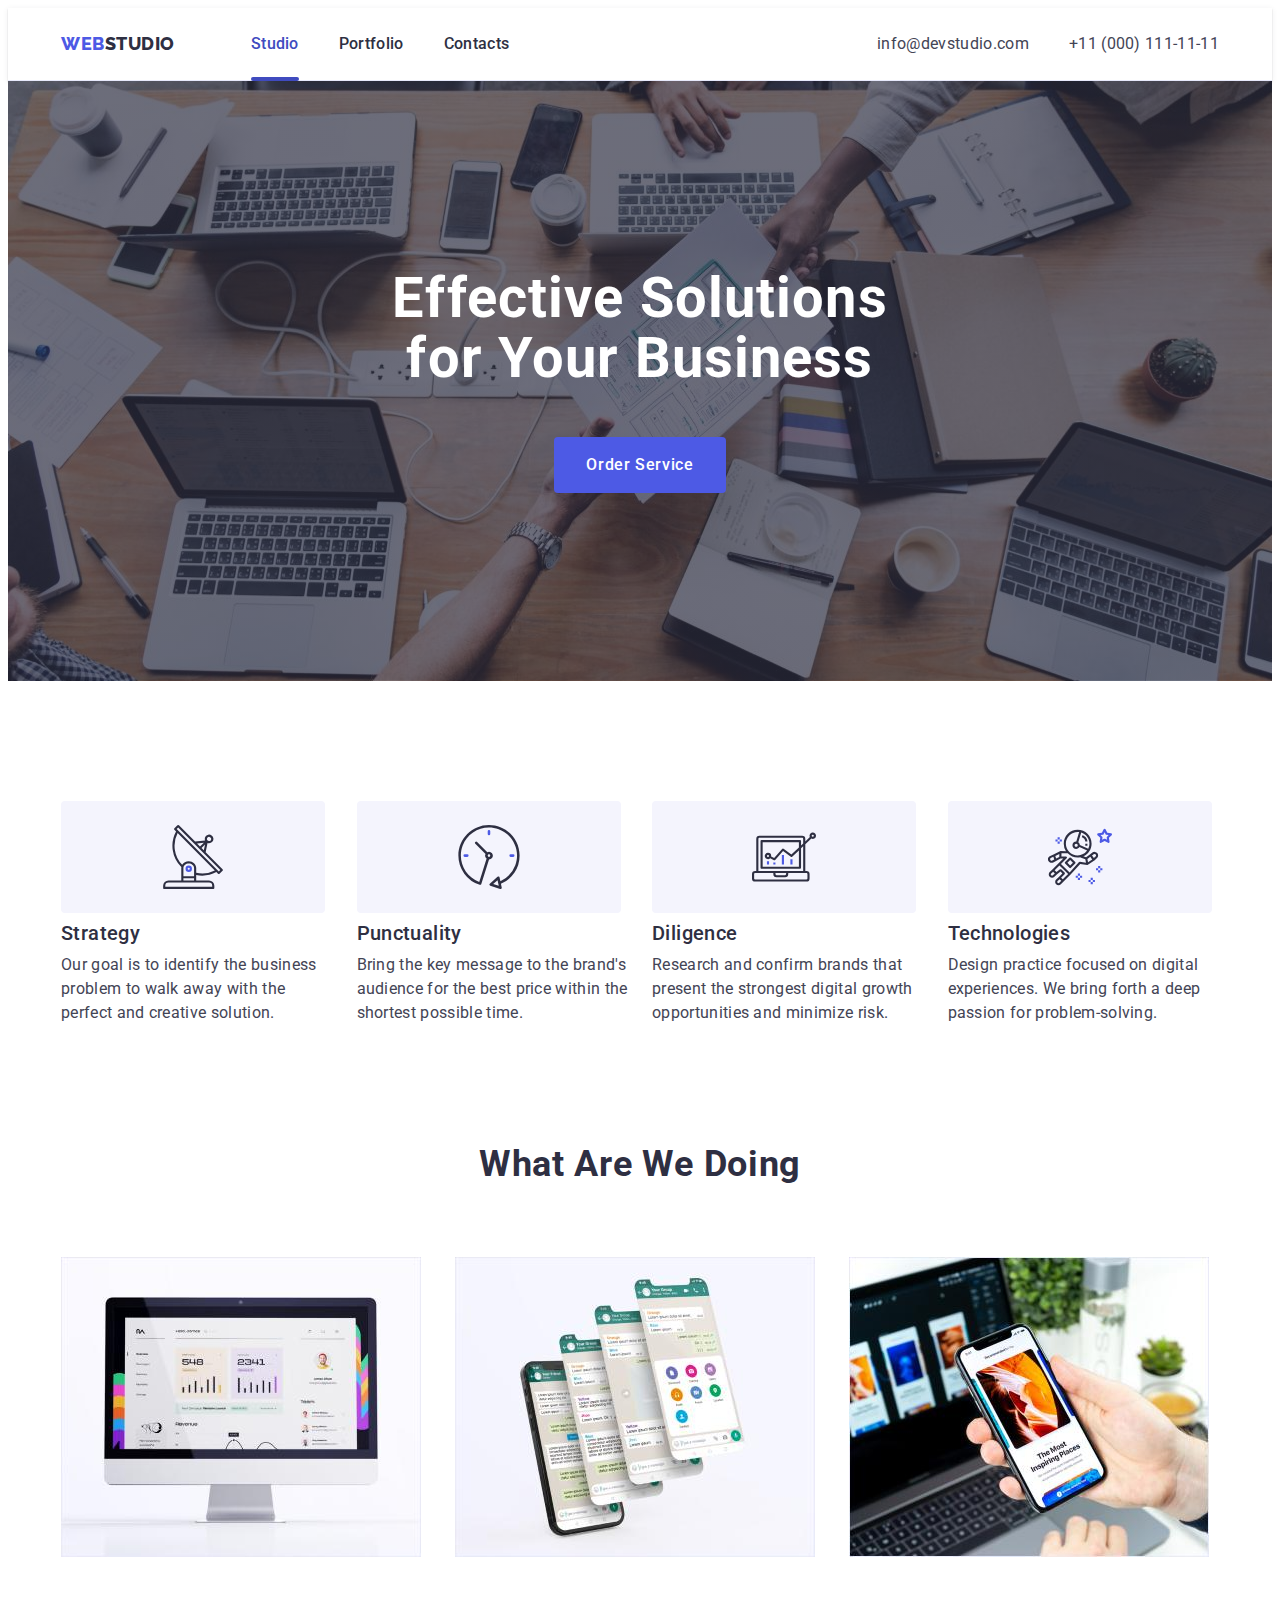
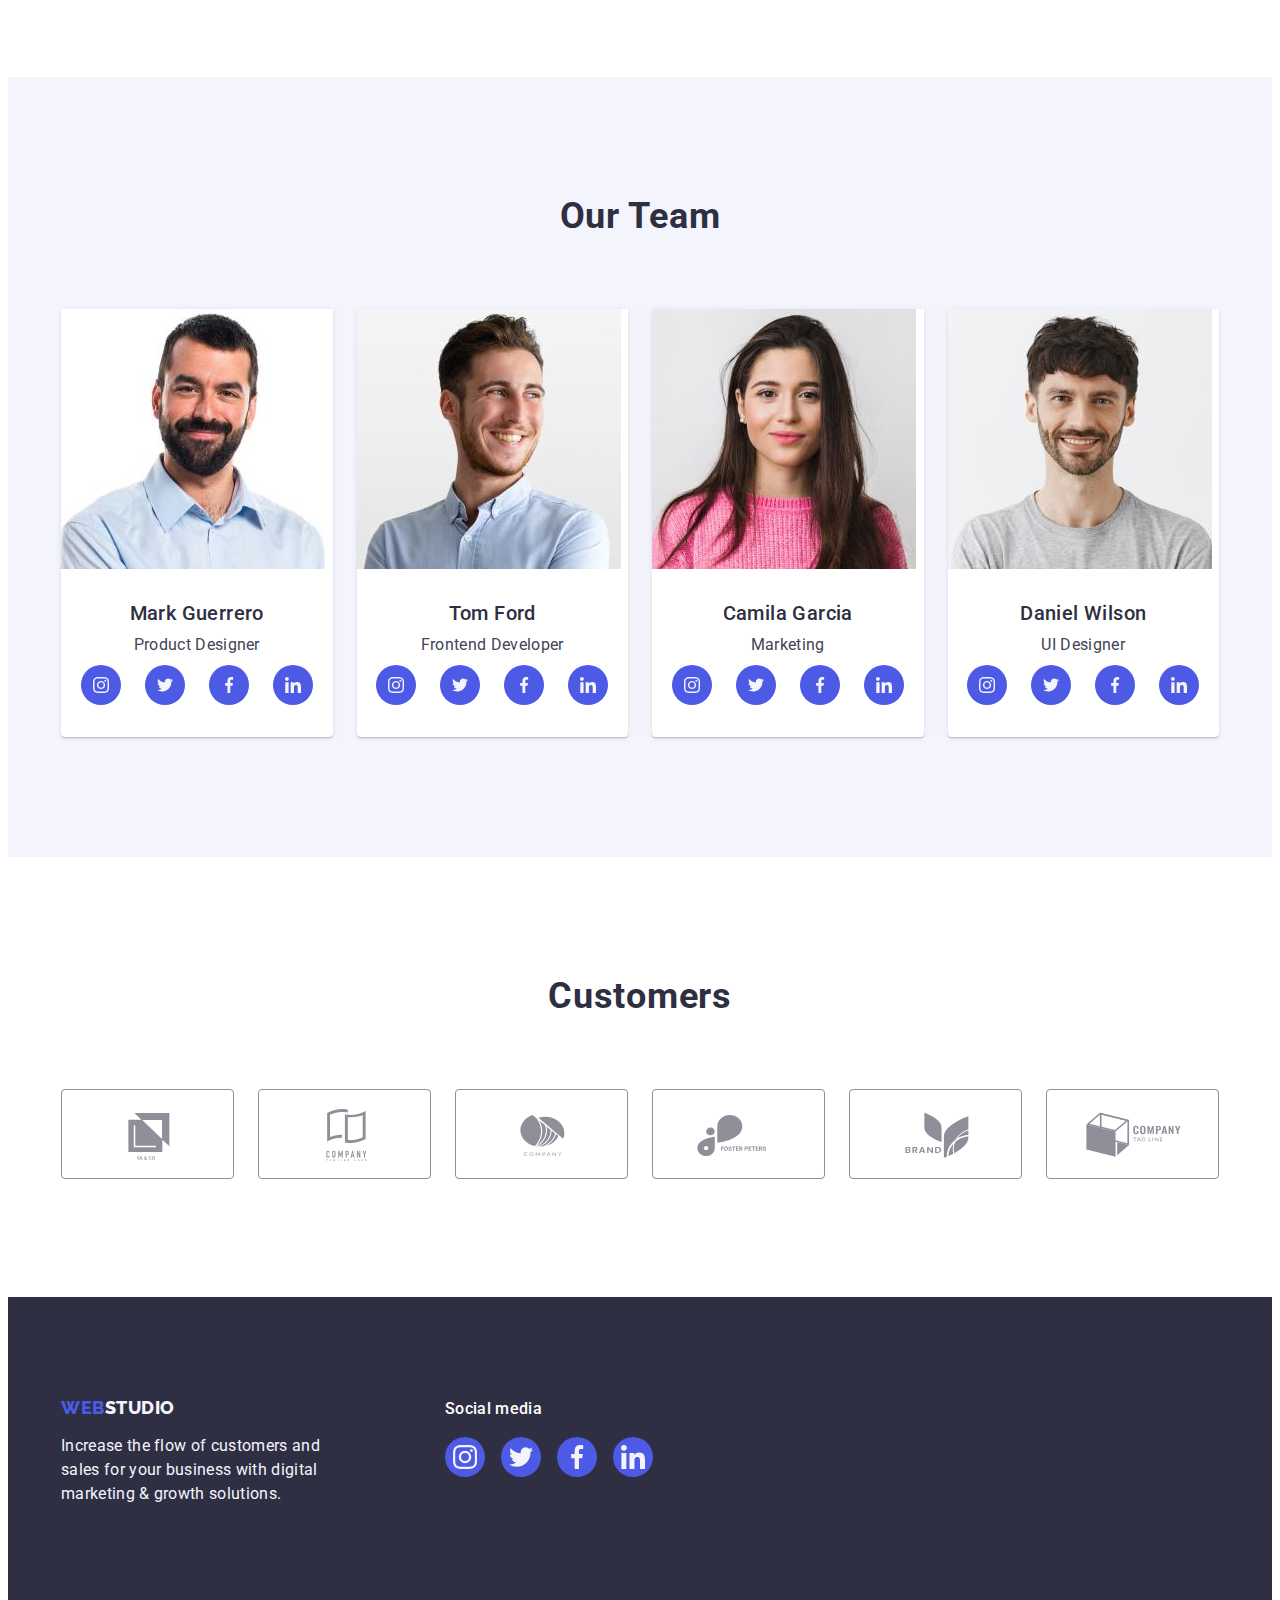
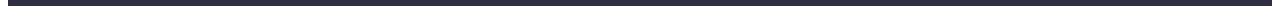
<file: index.html>
<!DOCTYPE html>
<html lang="en">
  <head>
    <meta charset="UTF-8" />
    <meta http-equiv="X-UA-Compatible" content="IE=edge" />
    <meta name="viewport" content="width=device-width, initial-scale=1.0" />
    <link rel="preconnect" href="https://fonts.googleapis.com" />
    <link rel="preconnect" href="https://fonts.gstatic.com" crossorigin />
    <link
      href="https://fonts.googleapis.com/css2?family=Raleway:wght@800&family=Roboto:wght@400;500;700&display=swap"
      rel="stylesheet"
    />
    <link
      rel="stylesheet"
      href="https://cdnjs.cloudflare.com/ajax/libs/modern-normalize/2.0.0/modern-normalize.min.css"
      integrity="sha512-4xo8blKMVCiXpTaLzQSLSw3KFOVPWhm/TRtuPVc4WG6kUgjH6J03IBuG7JZPkcWMxJ5huwaBpOpnwYElP/m6wg=="
      crossorigin="anonymous"
      referrerpolicy="no-referrer"
    />
    <link rel="stylesheet" href="./css/styles.css" />
    <title>WebStudio</title>
  </head>
  <body>
    <header class="page-header">
      <div class="container header-container">
        <nav class="header-navigation">
          <a href="./index.html" class="header-logo link"
            >Web<span class="header-logo-span">Studio</span></a
          >
          <ul class="header-menu list">
            <li class="header-menu-item">
              <a href="./index.html" class="header-menu-link link current"
                >Studio</a
              >
            </li>
            <li class="header-menu-item">
              <a href="./portfolio.html" class="header-menu-link link"
                >Portfolio</a
              >
            </li>
            <li class="header-menu-item">
              <a href="" class="header-menu-link link">Contacts</a>
            </li>
          </ul>
        </nav>
        <address class="header-address">
          <ul class="header-menu list">
            <li class="header-menu-item">
              <a
                href="mailto:info@devstudio.com"
                class="header-address-link link"
                >info@devstudio.com</a
              >
            </li>
            <li class="header-menu-item">
              <a href="tel:+110001111111" class="header-address-link link"
                >+11 (000) 111-11-11</a
              >
            </li>
          </ul>
        </address>
      </div>
    </header>

    <main>
      <section class="welcome">
        <div class="container">
          <h1 class="welcome-title">Effective Solutions for Your Business</h1>
          <button type="button" class="welcome-btn" data-modal-open>
            Order Service
          </button>
        </div>
      </section>

      <section class="benefits">
        <div class="container">
          <h2 class="visually-hidden">Benefits</h2>
          <ul class="benefits-list list">
            <li class="benefits-list-item">
              <div class="benefits-icon">
                <svg width="64" height="64">
                  <use href="./images/icons.svg#icon-satellite"></use>
                </svg>
              </div>
              <h3 class="benefits-list-title">Strategy</h3>
              <p class="benefits-list-text">
                Our goal is to identify the business problem to walk away with
                the perfect and creative solution.
              </p>
            </li>
            <li class="benefits-list-item">
              <div class="benefits-icon">
                <svg width="64" height="64">
                  <use href="./images/icons.svg#icon-clock"></use>
                </svg>
              </div>
              <h3 class="benefits-list-title">Punctuality</h3>
              <p class="benefits-list-text">
                Bring the key message to the brand's audience for the best price
                within the shortest possible time.
              </p>
            </li>
            <li class="benefits-list-item">
              <div class="benefits-icon">
                <svg width="64" height="64">
                  <use href="./images/icons.svg#icon-diagram"></use>
                </svg>
              </div>
              <h3 class="benefits-list-title">Diligence</h3>
              <p class="benefits-list-text">
                Research and confirm brands that present the strongest digital
                growth opportunities and minimize risk.
              </p>
            </li>
            <li class="benefits-list-item">
              <div class="benefits-icon">
                <svg width="64" height="64">
                  <use href="./images/icons.svg#icon-astronaut"></use>
                </svg>
              </div>
              <h3 class="benefits-list-title">Technologies</h3>
              <p class="benefits-list-text">
                Design practice focused on digital experiences. We bring forth a
                deep passion for problem-solving.
              </p>
            </li>
          </ul>
        </div>
      </section>

      <section class="aboutus">
        <div class="container">
          <h2 class="aboutus-title">What are we doing</h2>
          <ul class="aboutus-list list">
            <li class="aboutus-list-item">
              <img
                src="./images/img_1.jpg"
                alt="Desktop design"
                width="360"
                height="300"
              />
            </li>
            <li class="aboutus-list-item">
              <img
                src="./images/img_2.jpg"
                alt="Mobile applications design"
                width="360"
                height="300"
              />
            </li>
            <li class="aboutus-list-item">
              <img
                src="./images/img_3.jpg"
                alt="Mobile applicatons+desktop design"
                width="360"
                height="300"
              />
            </li>
          </ul>
        </div>
      </section>

      <section class="team">
        <div class="container">
          <h2 class="team-title">Our Team</h2>
          <ul class="team-list list">
            <li class="team-list-item">
              <img
                src="./images/person_1.jpg"
                alt="Mark Guerrero"
                width="264"
                height="260"
                class="team-img"
              />
              <div class="team-member">
                <h3 class="team-list-item-subtitle">Mark Guerrero</h3>
                <p class="team-list-item-text">Product Designer</p>
                <ul class="list team-social-list">
                  <li class="team-social-item">
                    <a href="" class="team-social-link">
                      <svg width="16" height="16" class="team-social-icon">
                        <use href="./images/icons.svg#icon-instagram"></use>
                      </svg>
                    </a>
                  </li>
                  <li class="team-social-item">
                    <a href="" class="team-social-link">
                      <svg width="16" height="16" class="team-social-icon">
                        <use href="./images/icons.svg#icon-twitter"></use>
                      </svg>
                    </a>
                  </li>
                  <li class="team-social-item">
                    <a href="" class="team-social-link">
                      <svg width="16" height="16" class="team-social-icon">
                        <use href="./images/icons.svg#icon-facebook"></use>
                      </svg>
                    </a>
                  </li>
                  <li class="team-social-item">
                    <a href="" class="team-social-link">
                      <svg width="16" height="16" class="team-social-icon">
                        <use href="./images/icons.svg#icon-linkedin"></use>
                      </svg>
                    </a>
                  </li>
                </ul>
              </div>
            </li>
            <li class="team-list-item">
              <img
                src="./images/person_2.jpg"
                alt="Tom Ford"
                width="264"
                height="260"
                class="team-img"
              />
              <div class="team-member">
                <h3 class="team-list-item-subtitle">Tom Ford</h3>
                <p class="team-list-item-text">Frontend Developer</p>
                <ul class="list team-social-list">
                  <li class="team-social-item">
                    <a href="" class="team-social-link">
                      <svg width="16" height="16" class="team-social-icon">
                        <use href="./images/icons.svg#icon-instagram"></use>
                      </svg>
                    </a>
                  </li>
                  <li class="team-social-item">
                    <a href="" class="team-social-link">
                      <svg width="16" height="16" class="team-social-icon">
                        <use href="./images/icons.svg#icon-twitter"></use>
                      </svg>
                    </a>
                  </li>
                  <li class="team-social-item">
                    <a href="" class="team-social-link">
                      <svg width="16" height="16" class="team-social-icon">
                        <use href="./images/icons.svg#icon-facebook"></use>
                      </svg>
                    </a>
                  </li>
                  <li class="team-social-item">
                    <a href="" class="team-social-link">
                      <svg width="16" height="16" class="team-social-icon">
                        <use href="./images/icons.svg#icon-linkedin"></use>
                      </svg>
                    </a>
                  </li>
                </ul>
              </div>
            </li>
            <li class="team-list-item">
              <img
                src="./images/person_3.jpg"
                alt="Camila Garcia"
                width="264"
                height="260"
                class="team-img"
              />
              <div class="team-member">
                <h3 class="team-list-item-subtitle">Camila Garcia</h3>
                <p class="team-list-item-text">Marketing</p>
                <ul class="list team-social-list">
                  <li class="team-social-item">
                    <a href="" class="team-social-link">
                      <svg width="16" height="16" class="team-social-icon">
                        <use href="./images/icons.svg#icon-instagram"></use>
                      </svg>
                    </a>
                  </li>
                  <li class="team-social-item">
                    <a href="" class="team-social-link">
                      <svg width="16" height="16" class="team-social-icon">
                        <use href="./images/icons.svg#icon-twitter"></use>
                      </svg>
                    </a>
                  </li>
                  <li class="team-social-item">
                    <a href="" class="team-social-link">
                      <svg width="16" height="16" class="team-social-icon">
                        <use href="./images/icons.svg#icon-facebook"></use>
                      </svg>
                    </a>
                  </li>
                  <li class="team-social-item">
                    <a href="" class="team-social-link">
                      <svg width="16" height="16" class="team-social-icon">
                        <use href="./images/icons.svg#icon-linkedin"></use>
                      </svg>
                    </a>
                  </li>
                </ul>
              </div>
            </li>

            <li class="team-list-item">
              <img
                src="./images/person_4.jpg"
                alt="Daniel Wilson"
                width="264"
                height="260"
                class="team-img"
              />
              <div class="team-member">
                <h3 class="team-list-item-subtitle">Daniel Wilson</h3>
                <p class="team-list-item-text">UI Designer</p>
                <ul class="list team-social-list">
                  <li class="team-social-item">
                    <a href="" class="team-social-link">
                      <svg width="16" height="16" class="team-social-icon">
                        <use href="./images/icons.svg#icon-instagram"></use>
                      </svg>
                    </a>
                  </li>
                  <li class="team-social-item">
                    <a href="" class="team-social-link">
                      <svg width="16" height="16" class="team-social-icon">
                        <use href="./images/icons.svg#icon-twitter"></use>
                      </svg>
                    </a>
                  </li>
                  <li class="team-social-item">
                    <a href="" class="team-social-link">
                      <svg width="16" height="16" class="team-social-icon">
                        <use href="./images/icons.svg#icon-facebook"></use>
                      </svg>
                    </a>
                  </li>
                  <li class="team-social-item">
                    <a href="" class="team-social-link">
                      <svg width="16" height="16" class="team-social-icon">
                        <use href="./images/icons.svg#icon-linkedin"></use>
                      </svg>
                    </a>
                  </li>
                </ul>
              </div>
            </li>
          </ul>
        </div>
      </section>

      <section class="customers">
        <div class="container">
          <h2 class="customers-title">Customers</h2>
          <ul class="list customers-list">
            <li class="customers-list-item">
              <a href="" class="link customers-list-link">
                <svg width="104" height="56" class="customer-icon">
                  <use href="./images/icons.svg#icon-company-logo-1"></use>
                </svg>
              </a>
            </li>
            <li class="customers-list-item">
              <a href="" class="link customers-list-link">
                <svg width="104" height="56" class="customer-icon">
                  <use href="./images/icons.svg#icon-company-logo-2"></use>
                </svg>
              </a>
            </li>
            <li class="customers-list-item">
              <a href="" class="link customers-list-link">
                <svg width="104" height="56" class="customer-icon">
                  <use href="./images/icons.svg#icon-company-logo-3"></use>
                </svg>
              </a>
            </li>
            <li class="customers-list-item">
              <a href="" class="link customers-list-link">
                <svg width="104" height="56" class="customer-icon">
                  <use href="./images/icons.svg#icon-company-logo-4"></use>
                </svg>
              </a>
            </li>
            <li class="customers-list-item">
              <a href="" class="link customers-list-link">
                <svg width="104" height="56" class="customer-icon">
                  <use href="./images/icons.svg#icon-company-logo-5"></use>
                </svg>
              </a>
            </li>
            <li class="customers-list-item">
              <a href="" class="link customers-list-link">
                <svg width="104" height="56" class="customer-icon">
                  <use href="./images/icons.svg#icon-company-logo-6"></use>
                </svg>
              </a>
            </li>
          </ul>
        </div>
      </section>
    </main>

    <footer class="page-footer">
      <div class="container footer-container">
        <div class="footer-logo-container">
          <a href="./index.html" class="footer-logo link"
            >Web<span class="footer-logo-span">Studio</span></a
          >
          <p class="footer-text">
            Increase the flow of customers and sales for your business with
            digital marketing & growth solutions.
          </p>
        </div>
        <div class="footer-social-container">
          <p class="footer-subtitle">Social media</p>
          <ul class="list footer-social-list">
            <li class="footer-social-item">
              <a href="" class="link footer-social-link">
                <svg width="24" height="24" class="footer-icon">
                  <use href="./images/icons.svg#icon-instagram"></use>
                </svg>
              </a>
            </li>
            <li class="footer-social-item">
              <a href="" class="link footer-social-link">
                <svg width="24" height="24" class="footer-icon">
                  <use href="./images/icons.svg#icon-twitter"></use>
                </svg>
              </a>
            </li>
            <li class="footer-social-item">
              <a href="" class="link footer-social-link">
                <svg width="24" height="24" class="footer-icon">
                  <use href="./images/icons.svg#icon-facebook"></use>
                </svg>
              </a>
            </li>
            <li class="footer-social-item">
              <a href="" class="link footer-social-link">
                <svg width="24" height="24" class="footer-icon">
                  <use href="./images/icons.svg#icon-linkedin"></use>
                </svg>
              </a>
            </li>
          </ul>
        </div>
      </div>
    </footer>

    <div class="backdrop is-hidden" data-modal>
      <div class="modal">
        <button type="button" class="modal-btn" data-modal-close>
          <svg width="8" height="8" class="modal-btn-icon">
            <use href="./images/icons.svg#icon-close"></use>
          </svg>
        </button>
      </div>
    </div>
    <script src="./js/modal.js"></script>
  </body>
</html>
</file>
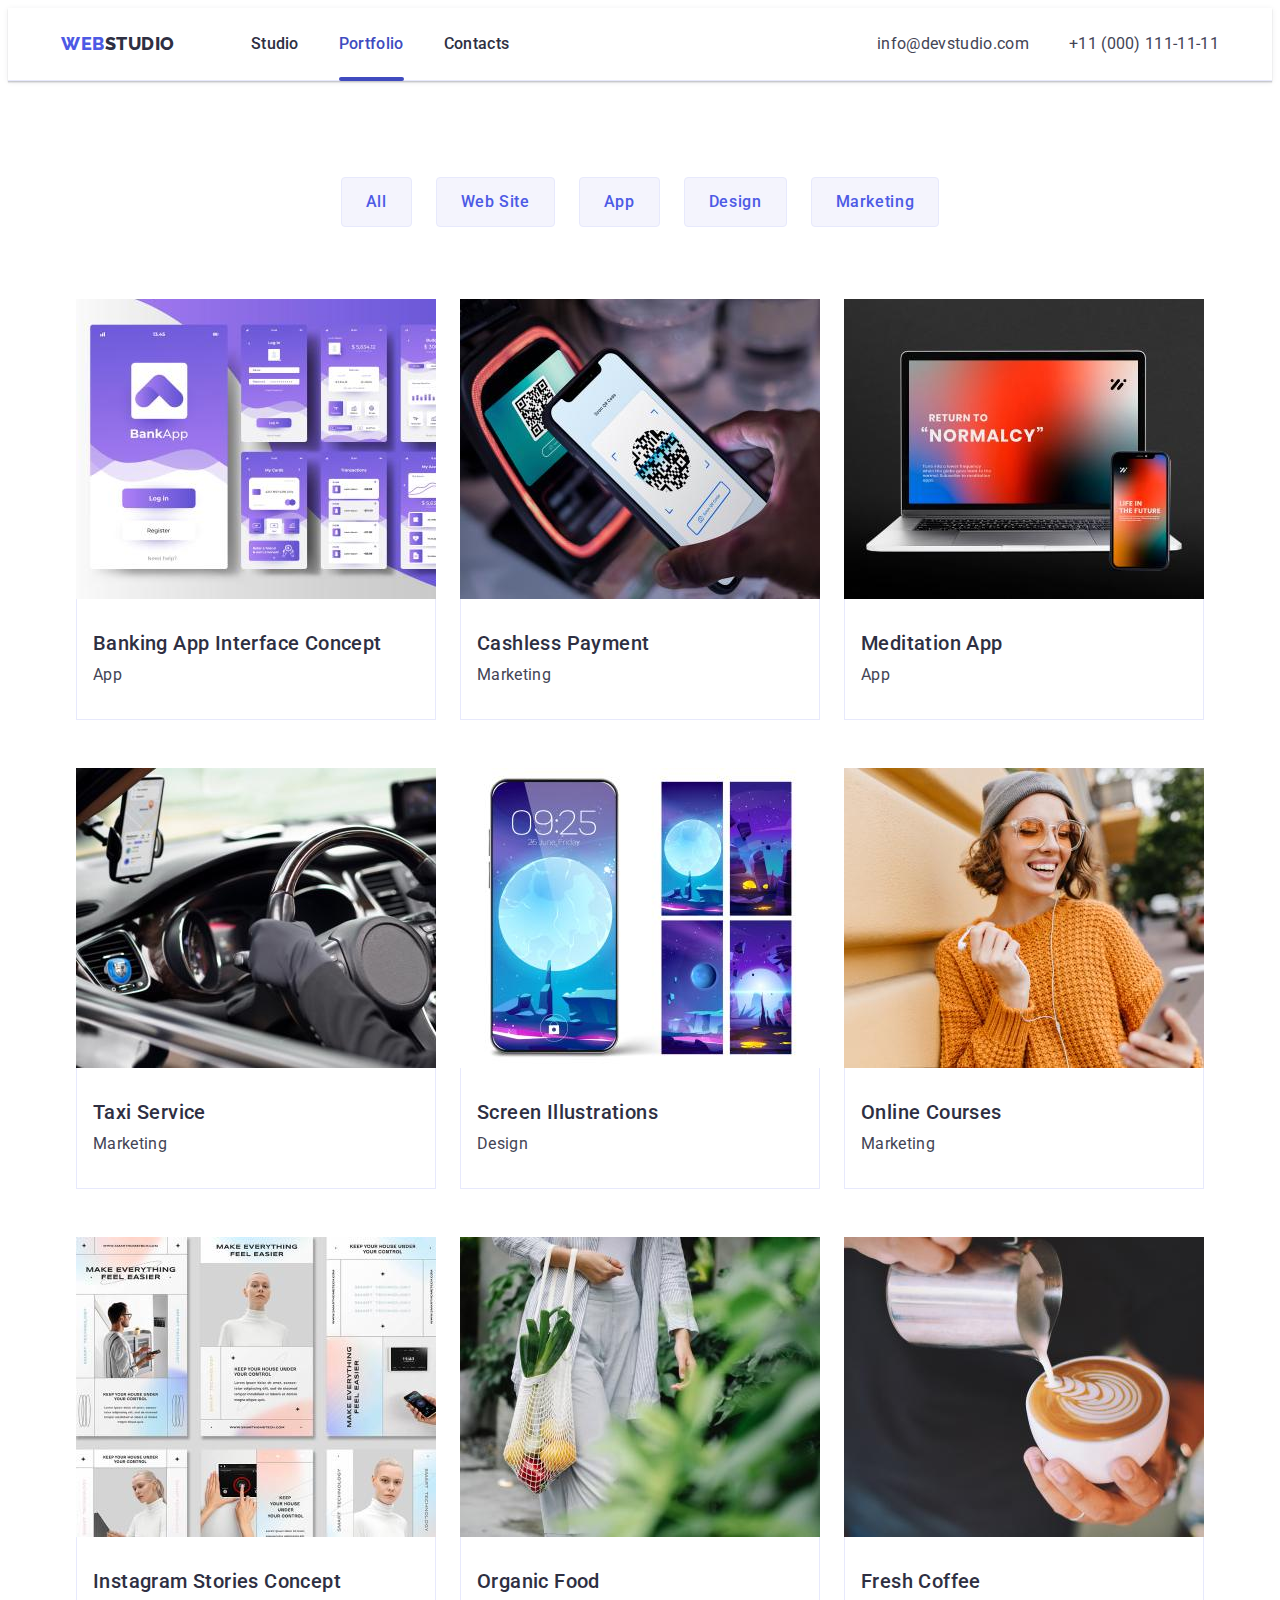
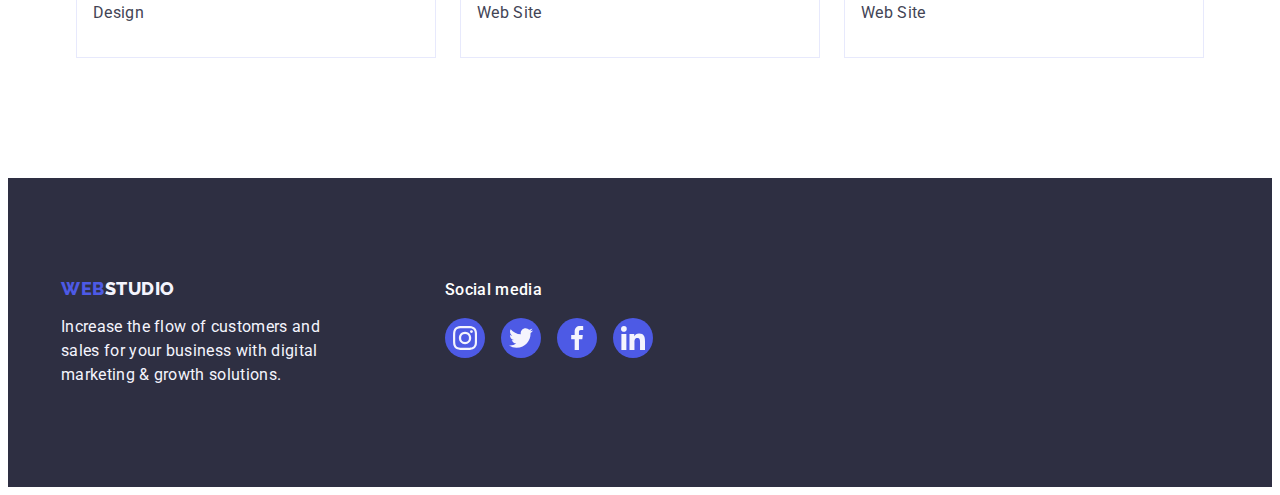
<file: portfolio.html>
<!DOCTYPE html>
<html lang="en">
  <head>
    <meta charset="UTF-8" />
    <meta http-equiv="X-UA-Compatible" content="IE=edge" />
    <meta name="viewport" content="width=device-width, initial-scale=1.0" />
    <link rel="preconnect" href="https://fonts.googleapis.com" />
    <link rel="preconnect" href="https://fonts.gstatic.com" crossorigin />
    <link
      href="https://fonts.googleapis.com/css2?family=Raleway:wght@800&family=Roboto:wght@400;500;700&display=swap"
      rel="stylesheet"
    />
    <link
      rel="stylesheet"
      href="https://cdnjs.cloudflare.com/ajax/libs/modern-normalize/2.0.0/modern-normalize.min.css"
      integrity="sha512-4xo8blKMVCiXpTaLzQSLSw3KFOVPWhm/TRtuPVc4WG6kUgjH6J03IBuG7JZPkcWMxJ5huwaBpOpnwYElP/m6wg=="
      crossorigin="anonymous"
      referrerpolicy="no-referrer"
    />
    <link rel="stylesheet" href="./css/styles.css" />
    <title>WebStudio Portfolio</title>
  </head>
  <body>
    <header class="page-header">
      <div class="container header-container">
        <nav class="header-navigation">
          <a href="./index.html" class="header-logo link"
            >Web<span class="header-logo-span">Studio</span></a
          >
          <ul class="header-menu list">
            <li class="header-menu-item">
              <a href="./index.html" class="header-menu-link link">Studio</a>
            </li>
            <li class="header-menu-item">
              <a href="./portfolio.html" class="header-menu-link link current"
                >Portfolio</a
              >
            </li>
            <li class="header-menu-item">
              <a href="" class="header-menu-link link">Contacts</a>
            </li>
          </ul>
        </nav>
        <address class="header-address">
          <ul class="header-menu list">
            <li class="header-menu-item">
              <a
                href="mailto:info@devstudio.com"
                class="header-address-link link"
                >info@devstudio.com</a
              >
            </li>
            <li class="header-menu-item">
              <a href="tel:+110001111111" class="header-address-link link"
                >+11 (000) 111-11-11</a
              >
            </li>
          </ul>
        </address>
      </div>
    </header>

    <main>
      <section class="portfolio-projects">
        <div class="container portfolio-container">
          <h1 class="visually-hidden">Portfolio filter</h1>
          <ul class="portfolio-filter-list list">
            <li class="filter-list-item">
              <button type="button" class="filter-list-btn">All</button>
            </li>
            <li class="filter-list-item">
              <button type="button" class="filter-list-btn">Web Site</button>
            </li>
            <li class="filter-list-item">
              <button type="button" class="filter-list-btn">App</button>
            </li>
            <li class="filter-list-item">
              <button type="button" class="filter-list-btn">Design</button>
            </li>
            <li class="filter-list-item">
              <button type="button" class="filter-list-btn">Marketing</button>
            </li>
          </ul>

          <ul class="portfolio-projects-list list">
            <li class="projects-list-item">
              <a href="" class="projects-links link">
                <div class="project-image-container">
                  <img
                    src="./images/portfolio_1.jpg"
                    alt="Example of cashless payment on iPhone"
                    width="360"
                    height="300"
                  />
                  <p class="project-cover-text">
                    14 Stylish and User-Friendly App Design Concepts · Task
                    Manager App · Calorie Tracker App · Exotic Fruit Ecommerce
                    App · Cloud Storage App
                  </p>
                </div>
                <div class="project-item-container">
                  <h2 class="projects-list-title">
                    Banking App Interface Concept
                  </h2>
                  <p class="projects-list-text">App</p>
                </div></a
              >
            </li>
            <li class="projects-list-item">
              <a href="" class="projects-links link">
                <div class="project-image-container">
                  <img
                    src="./images/portfolio_2.jpg"
                    alt="Example of cashless payment on iPhone"
                    width="360"
                    height="300"
                  />
                  <p class="project-cover-text">
                    14 Stylish and User-Friendly App Design Concepts · Task
                    Manager App · Calorie Tracker App · Exotic Fruit Ecommerce
                    App · Cloud Storage App
                  </p>
                </div>
                <div class="project-item-container">
                  <h2 class="projects-list-title">Cashless Payment</h2>
                  <p class="projects-list-text">Marketing</p>
                </div></a
              >
            </li>
            <li class="projects-list-item">
              <a href="" class="projects-links link">
                <div class="project-image-container">
                  <img
                    src="./images/portfolio_3.jpg"
                    alt="Example of cashless payment on iPhone"
                    width="360"
                    height="300"
                  />
                  <p class="project-cover-text">
                    14 Stylish and User-Friendly App Design Concepts · Task
                    Manager App · Calorie Tracker App · Exotic Fruit Ecommerce
                    App · Cloud Storage App
                  </p>
                </div>
                <div class="project-item-container">
                  <h2 class="projects-list-title">Meditation App</h2>
                  <p class="projects-list-text">App</p>
                </div></a
              >
            </li>
            <li class="projects-list-item">
              <a href="" class="projects-links link">
                <div class="project-image-container">
                  <img
                    src="./images/portfolio_4.jpg"
                    alt="Example of cashless payment on iPhone"
                    width="360"
                    height="300"
                  />
                  <p class="project-cover-text">
                    14 Stylish and User-Friendly App Design Concepts · Task
                    Manager App · Calorie Tracker App · Exotic Fruit Ecommerce
                    App · Cloud Storage App
                  </p>
                </div>
                <div class="project-item-container">
                  <h2 class="projects-list-title">Taxi Service</h2>
                  <p class="projects-list-text">Marketing</p>
                </div></a
              >
            </li>
            <li class="projects-list-item">
              <a href="" class="projects-links link">
                <div class="project-image-container">
                  <img
                    src="./images/portfolio_5.jpg"
                    alt="Example of cashless payment on iPhone"
                    width="360"
                    height="300"
                  />
                  <p class="project-cover-text">
                    14 Stylish and User-Friendly App Design Concepts · Task
                    Manager App · Calorie Tracker App · Exotic Fruit Ecommerce
                    App · Cloud Storage App
                  </p>
                </div>
                <div class="project-item-container">
                  <h2 class="projects-list-title">Screen Illustrations</h2>
                  <p class="projects-list-text">Design</p>
                </div></a
              >
            </li>
            <li class="projects-list-item">
              <a href="" class="projects-links link">
                <div class="project-image-container">
                  <img
                    src="./images/portfolio_6.jpg"
                    alt="Example of cashless payment on iPhone"
                    width="360"
                    height="300"
                  />
                  <p class="project-cover-text">
                    14 Stylish and User-Friendly App Design Concepts · Task
                    Manager App · Calorie Tracker App · Exotic Fruit Ecommerce
                    App · Cloud Storage App
                  </p>
                </div>
                <div class="project-item-container">
                  <h2 class="projects-list-title">Online Courses</h2>
                  <p class="projects-list-text">Marketing</p>
                </div></a
              >
            </li>
            <li class="projects-list-item">
              <a href="" class="projects-links link">
                <div class="project-image-container">
                  <img
                    src="./images/portfolio_7.jpg"
                    alt="Example of cashless payment on iPhone"
                    width="360"
                    height="300"
                  />
                  <p class="project-cover-text">
                    14 Stylish and User-Friendly App Design Concepts · Task
                    Manager App · Calorie Tracker App · Exotic Fruit Ecommerce
                    App · Cloud Storage App
                  </p>
                </div>
                <div class="project-item-container">
                  <h2 class="projects-list-title">Instagram Stories Concept</h2>
                  <p class="projects-list-text">Design</p>
                </div></a
              >
            </li>
            <li class="projects-list-item">
              <a href="" class="projects-links link">
                <div class="project-image-container">
                  <img
                    src="./images/portfolio_8.jpg"
                    alt="Example of cashless payment on iPhone"
                    width="360"
                    height="300"
                  />
                  <p class="project-cover-text">
                    14 Stylish and User-Friendly App Design Concepts · Task
                    Manager App · Calorie Tracker App · Exotic Fruit Ecommerce
                    App · Cloud Storage App
                  </p>
                </div>
                <div class="project-item-container">
                  <h2 class="projects-list-title">Organic Food</h2>
                  <p class="projects-list-text">Web Site</p>
                </div></a
              >
            </li>
            <li class="projects-list-item">
              <a href="" class="projects-links link">
                <div class="project-image-container">
                  <img
                    src="./images/portfolio_9.jpg"
                    alt="Example of cashless payment on iPhone"
                    width="360"
                    height="300"
                  />
                  <p class="project-cover-text">
                    14 Stylish and User-Friendly App Design Concepts · Task
                    Manager App · Calorie Tracker App · Exotic Fruit Ecommerce
                    App · Cloud Storage App
                  </p>
                </div>
                <div class="project-item-container">
                  <h2 class="projects-list-title">Fresh Coffee</h2>
                  <p class="projects-list-text">Web Site</p>
                </div></a
              >
            </li>
          </ul>
        </div>
      </section>
    </main>

    <footer class="page-footer">
      <div class="container footer-container">
        <div class="footer-logo-container">
          <a href="./index.html" class="footer-logo link"
            >Web<span class="footer-logo-span">Studio</span></a
          >
          <p class="footer-text">
            Increase the flow of customers and sales for your business with
            digital marketing & growth solutions.
          </p>
        </div>
        <div class="footer-social-container">
          <p class="footer-subtitle">Social media</p>
          <ul class="list footer-social-list">
            <li class="footer-social-item">
              <a href="" class="link footer-social-link">
                <svg width="24" height="24" class="footer-icon">
                  <use href="./images/icons.svg#icon-instagram"></use>
                </svg>
              </a>
            </li>
            <li class="footer-social-item">
              <a href="" class="link footer-social-link">
                <svg width="24" height="24" class="footer-icon">
                  <use href="./images/icons.svg#icon-twitter"></use>
                </svg>
              </a>
            </li>
            <li class="footer-social-item">
              <a href="" class="link footer-social-link">
                <svg width="24" height="24" class="footer-icon">
                  <use href="./images/icons.svg#icon-facebook"></use>
                </svg>
              </a>
            </li>
            <li class="footer-social-item">
              <a href="" class="link footer-social-link">
                <svg width="24" height="24" class="footer-icon">
                  <use href="./images/icons.svg#icon-linkedin"></use>
                </svg>
              </a>
            </li>
          </ul>
        </div>
      </div>
    </footer>
  </body>
</html>
</file>
<file: css/styles.css>
:root {
  --primary-brand-color: #4d5ae5;
  --pressed-state-color: #404bbf;
  --main-header-color: #2e2f42;
  --main-text-color: #434455;
  --alternative-white-color: #f4f4fd;
  --accent-white-color: #e7e9fc;
  --white-color: #ffffff;
  --icons-static-state: #8e8f99;
  --icons-pressed-green: #31d0aa;
  --modal-background: #fcfcfc;
}

body {
  font-family: "Roboto", sans-serif;
  color: var(--main-text-color);
  background-color: var(--white-color);
}
.link {
  text-decoration: none;
}
.list {
  list-style-type: none;
  margin-top: 0;
  margin-bottom: 0;
  padding-left: 0;
}
.visually-hidden {
  position: absolute;
  width: 1px;
  height: 1px;
  margin: -1px;
  border: 0;
  padding: 0;
  white-space: nowrap;
  clip-path: inset(100%);
  clip: rect(0 0 0 0);
  overflow: hidden;
}

p,
h1,
h2,
h3,
h4,
h5,
h6 {
  margin-top: 0;
  margin-bottom: 0;
}

img {
  display: block;
}

.container {
  width: 100%;
  max-width: 1158px;
  padding-left: 15px;
  padding-right: 15px;
  margin: 0 auto;
}

/*-----------HEADER--------------*/
.page-header {
  border-bottom: 1px solid #e7e9fc;
  box-shadow: 0px 2px 1px rgba(46, 47, 66, 0.08),
    0px 1px 1px rgba(46, 47, 66, 0.16), 0px 1px 6px rgba(46, 47, 66, 0.08);
}
.header-container {
  display: flex;
  align-items: center;
}

.header-address {
  font-style: normal;
  display: flex;
  align-items: center;
}

.header-navigation {
  display: flex;
  align-items: center;
  flex-grow: 1;
}

.header-logo {
  font-family: "Raleway", sans-serif;
  font-weight: 800;
  font-size: 18px;
  line-height: 1.17;
  letter-spacing: 0.03em;
  text-transform: uppercase;
  color: var(--primary-brand-color);
  text-decoration: none;
  display: flex;
  align-items: center;
  margin-right: 76px;
}

.header-menu {
  display: flex;
  align-items: center;
  gap: 40px;
}
.header-menu-item {
}

.header-menu-link {
  display: block;
  padding: 24px 0;
}

.header-logo-span {
  color: var(--main-header-color);
}

.header-menu-link {
  font-weight: 500;
  font-size: 16px;
  line-height: 1.5;
  letter-spacing: 0.02em;
  color: var(--main-header-color);
  transition: color 250ms cubic-bezier(0.4, 0, 0.2, 1);
}

.header-address-link {
  font-weight: 400;
  font-size: 16px;
  line-height: 1.5;
  letter-spacing: 0.02em;
  color: var(--main-text-color);
  transition: color 250ms cubic-bezier(0.4, 0, 0.2, 1);
}

.header-menu-link:hover,
.header-menu-link:focus {
  color: var(--pressed-state-color);
}

.header-address-link:hover,
.header-address-link:focus {
  color: var(--pressed-state-color);
}

.current {
  position: relative;
  color: var(--pressed-state-color);
}

.current::after {
  content: "";
  position: absolute;
  width: 100%;
  height: 4px;
  background-color: var(--pressed-state-color);
  border-radius: 2px;
  bottom: -1px;
  left: 0px;
}

/*------------WELCOME SECTION--------------*/
.welcome {
  padding: 188px 0;
  background-image: linear-gradient(
      rgba(46, 47, 66, 0.7),
      rgba(46, 47, 66, 0.7)
    ),
    url(../images/welcome_background.jpg);
  background-repeat: no-repeat;
  background-position: center;
  background-size: cover;
  max-width: 1440px;
  margin: 0 auto;
}

.welcome-title {
  font-weight: 700;
  font-size: 56px;
  line-height: 1.07;
  text-align: center;
  letter-spacing: 0.02em;
  color: var(--white-color);
  max-width: 496px;
  margin: 0 auto;
  margin-bottom: 48px;
}

.welcome-btn {
  font-family: "Roboto", sans-serif;
  font-weight: 500;
  font-size: 16px;
  line-height: 1.5;
  letter-spacing: 0.04em;
  color: var(--white-color);
  background-color: var(--primary-brand-color);
  cursor: pointer;
  display: block;
  border-radius: 4px;
  border: none;
  padding: 16px 32px;
  margin: 0 auto;
  min-width: 169px;
  transition: background-color 250ms cubic-bezier(0.4, 0, 0.2, 1);
}

.welcome-btn:hover,
.welcome-btn:focus {
  background-color: var(--pressed-state-color);
}

/*----------------BENEFITS--------------*/
.benefits {
  padding: 120px 0;
}
.benefits-list {
  display: flex;
  gap: 24px;
}

.benefits-list-item {
  width: calc((100% - 72px) / 4);
}

.benefits-list-title {
  font-weight: 500;
  font-size: 20px;
  line-height: 1.2;
  letter-spacing: 0.02em;
  color: var(--main-header-color);
  margin-bottom: 8px;
}

.benefits-list-text {
  font-size: 16px;
  line-height: 1.5;
  letter-spacing: 0.02em;
  color: var(--main-text-color);
  max-width: 264;
}

.benefits-icon {
  display: flex;
  align-items: center;
  justify-content: center;
  background-color: var(--alternative-white-color);
  border-radius: 4px;
  margin-bottom: 8px;
  width: 264px;
  height: 112px;
}

/*----------ABOUT US------------*/
.aboutus {
  padding-bottom: 120px;
}
.aboutus-title {
  font-weight: 700;
  font-size: 36px;
  line-height: 1.11;
  text-align: center;
  letter-spacing: 0.02em;
  text-transform: capitalize;
  color: var(--main-header-color);
  margin-bottom: 72px;
}

.aboutus-list {
  display: flex;
  gap: 24px;
}

.aboutus-list-item {
  width: calc((100% - 48px) / 3);
}

/*------------OUR TEAM------------------*/
.team {
  padding: 120px 0;
  background-color: var(--alternative-white-color);
}

.team-list {
  display: flex;
  gap: 24px;
}

.team-list-item {
  background-color: var(--white-color);
  width: calc((100% - 72px) / 4);
  border-radius: 0px 0px 4px 4px;
  box-shadow: 0px 1px 6px rgba(46, 47, 66, 0.08),
    0px 1px 1px rgba(46, 47, 66, 0.16), 0px 2px 1px rgba(46, 47, 66, 0.08);
}

.team-title {
  font-weight: 700;
  font-size: 36px;
  line-height: 1.11;
  text-align: center;
  letter-spacing: 0.02em;
  color: var(--main-header-color);
  text-transform: capitalize;
  margin-bottom: 72px;
}

.team-list-item-subtitle {
  font-weight: 500;
  font-size: 20px;
  line-height: 1.2;
  text-align: center;
  letter-spacing: 0.02em;
  color: var(--main-header-color);
  text-align: center;
  margin-bottom: 8px;
}

.team-list-item-text {
  font-size: 16px;
  line-height: 1.5;
  text-align: center;
  letter-spacing: 0.02em;
  color: var(--main-text-color);
  text-align: center;
}

.team-social-list {
  display: flex;
  flex-direction: row;
  gap: 24px;
  align-items: center;
  justify-content: center;
  margin-top: 8px;
}

.team-social-link {
  display: flex;
  justify-content: center;
  align-items: center;
  width: 100%;
  height: 100%;
  background-color: var(--primary-brand-color);
  border-radius: 50%;
  transition: background-color 250ms cubic-bezier(0.4, 0, 0.2, 1);
}

.team-social-icon {
  fill: var(--alternative-white-color);
}

.team-social-link:hover,
.team-social-link:focus {
  background-color: var(--pressed-state-color);
}

.team-social-item {
  width: 40px;
  height: 40px;
}

.team-member {
  padding: 32px 0;
}

/*--------------------CUSTOMERS-----------------*/

.customers {
  padding: 120px 0;
}

.customers-title {
  font-weight: 700;
  font-size: 36px;
  line-height: 1.11;
  text-align: center;
  letter-spacing: 0.02em;
  text-transform: capitalize;
  color: var(--main-header-color);
  margin-bottom: 72px;
}

.customers-list {
  display: flex;
  gap: 24px;
  align-items: center;
  justify-content: center;
}

.customers-list-item {
  width: calc((100% - 120px) / 6);
  height: 88px;
}

.customers-list-link {
  display: flex;
  align-items: center;
  justify-content: center;
  color: var(--icons-static-state);
  border: 1px solid var(--icons-static-state);
  border-radius: 4px;
  height: 100%;
  transition: border-color 250ms cubic-bezier(0.4, 0, 0.2, 1),
    color 250ms cubic-bezier(0.4, 0, 0.2, 1);
}

.customers-list-link:hover,
.customers-list-link:focus {
  color: var(--pressed-state-color);
  border-color: var(--pressed-state-color);
}

.customer-icon {
  fill: currentColor;
}

/*-------------------FOOTER----------------*/
.page-footer {
  padding: 100px 0;
  background-color: var(--main-header-color);
}

.footer-text {
  font-size: 16px;
  line-height: 1.5;
  letter-spacing: 0.02em;
  color: var(--alternative-white-color);
  max-width: 264px;
}

.footer-logo {
  font-family: "Raleway", sans-serif;
  font-style: normal;
  font-weight: 800;
  font-size: 18px;
  line-height: 1.17;
  letter-spacing: 0.03em;
  text-transform: uppercase;
  color: var(--primary-brand-color);
  display: inline-block;
  margin-bottom: 16px;
}

.footer-logo-span {
  color: var(--alternative-white-color);
}

.footer-subtitle {
  color: var(--white-color);
  font-weight: 500;
  font-size: 16px;
  line-height: 1.5;
  margin-bottom: 16px;
  letter-spacing: 0.02em;
}

.footer-social-list {
  display: flex;
  gap: 16px;
}

.footer-social-item {
  width: 40px;
  height: 40px;
}
.footer-social-link {
  display: flex;
  width: 100%;
  height: 100%;

  background-color: var(--primary-brand-color);
  border-radius: 50%;
  transition: background-color 250ms cubic-bezier(0.4, 0, 0.2, 1);
  align-items: center;
  justify-content: center;
}

.footer-icon {
  fill: var(--alternative-white-color);
}

.footer-social-link:hover,
.footer-social-link:focus {
  background-color: var(--icons-pressed-green);
}

.footer-container {
  display: flex;
  align-items: baseline;
}

.footer-logo-container {
  margin-right: 120px;
}
/*----------PORTFOLIO FILTER--------------*/
.portfolio-projects {
  padding-top: 96px;
  padding-bottom: 120px;
}

.portfolio-filter-list {
  display: flex;
  gap: 24px;
  align-items: center;
  justify-content: center;
  margin-bottom: 72px;
}

.filter-list-btn {
  font-family: "Roboto", sans-serif;
  font-weight: 500;
  font-size: 16px;
  line-height: 1.5;
  text-align: center;
  letter-spacing: 0.04em;
  color: var(--primary-brand-color);
  background-color: var(--alternative-white-color);
  border: 1px solid var(--accent-white-color);
  cursor: pointer;
  padding: 12px 24px;
  border-radius: 4px;
  border: 1px solid #e7e9fc;
  transition: color 250ms cubic-bezier(0.4, 0, 0.2, 1),
    background-color 250ms cubic-bezier(0.4, 0, 0.2, 1),
    border-color 250ms cubic-bezier(0.4, 0, 0.2, 1),
    box-shadow 250ms cubic-bezier(0.4, 0, 0.2, 1);
}

.filter-list-btn:hover,
.filter-list-btn:focus {
  color: var(--white-color);
  background-color: var(--pressed-state-color);
  border: 1px solid transparent;
  box-shadow: 0px 3px 1px rgba(0, 0, 0, 0.1), 0px 2px 1px rgba(0, 0, 0, 0.08),
    0px 2px 2px rgba(0, 0, 0, 0.12);
}

/*------------PORTFOLIO PROJECTS---------------*/
.project-image-container {
  position: relative;
  overflow: hidden;
}

.projects-links {
  display: block;
  transition: box-shadow 250ms cubic-bezier(0.4, 0, 0.2, 1);
}

.project-cover-block {
}

.projects-links:hover .project-cover-text,
.projects-links:focus .project-cover-text {
  transform: translateY(0);
}

.project-cover-text {
  font-size: 16px;
  line-height: 1.5;
  letter-spacing: 0.02em;
  color: var(--alternative-white-color);
  position: absolute;
  background-color: var(--primary-brand-color);
  top: 0;
  left: 0;
  padding: 40px 32px;
  height: 100%;
  transform: translateY(100%);
  transition: transform 250ms cubic-bezier(0.4, 0, 0.2, 1);
}
.portfolio-projects-list {
  display: flex;
  flex-wrap: wrap;
  column-gap: 24px;
  row-gap: 48px;
  justify-content: center;
}

.projects-list-title {
  font-weight: 500;
  font-size: 20px;
  line-height: 1.2;
  letter-spacing: 0.02em;
  margin-bottom: 8px;
  color: var(--main-header-color);
}

.projects-list-text {
  font-size: 16px;
  line-height: 1.5;
  letter-spacing: 0.02em;
  color: var(--main-text-color);
}

.projects-list-item {
}

.project-item-container {
  padding: 32px 16px;
  border: 1px solid #e7e9fc;
  border-top: none;
}

.projects-links:hover,
.projects-links:focus {
  box-shadow: 0px 1px 6px rgba(46, 47, 66, 0.08),
    0px 1px 1px rgba(46, 47, 66, 0.16), 0px 2px 1px rgba(46, 47, 66, 0.08);
}

/*----------------BACKDROP------------*/
.backdrop {
  width: 100%;
  height: 100%;
  background-color: rgba(46, 47, 66, 0.4);
  position: fixed;
  top: 0;
  transition: opacity 250ms cubic-bezier(0.4, 0, 0.2, 1),
    visibility 250ms cubic-bezier(0.4, 0, 0.2, 1);
}

.modal {
  position: absolute;
  top: 50%;
  left: 50%;
  transform: translate(-50%, -50%) scaleY(1);
  transition: transform 250ms cubic-bezier(0.4, 0, 0.2, 1);
  width: 408px;
  min-height: 584px;
  background-color: var(--modal-background);
  border-radius: 4px;
  box-shadow: 0px 1px 1px rgba(0, 0, 0, 0.14), 0px 1px 3px rgba(0, 0, 0, 0.12),
    0px 2px 1px rgba(0, 0, 0, 0.2);
}

.backdrop.is-hidden .modal {
  transform: translate(-50%, -50%) scaleY(0);
}

.modal-btn {
  display: flex;
  align-items: center;
  justify-content: center;
  padding: 0;
  cursor: pointer;
  fill: var(--main-header-color);
  border-radius: 50%;
  width: 24px;
  height: 24px;
  border: 1px solid rgba(0, 0, 0, 0.1);
  background-color: var(--accent-white-color);
  position: absolute;
  right: 24px;
  top: 24px;
  transition: background-color 250ms cubic-bezier(0.4, 0, 0.2, 1),
    border 250ms cubic-bezier(0.4, 0, 0.2, 1);
}

.modal-btn-icon {
  transition: fill 250ms cubic-bezier(0.4, 0, 0.2, 1);
}

.modal-btn:hover,
.modal-btn:focus {
  border: none;
  background-color: var(--pressed-state-color);
  fill: var(--white-color);
}

.is-hidden {
  visibility: hidden;
  opacity: 0;
  pointer-events: none;
}
</file>
